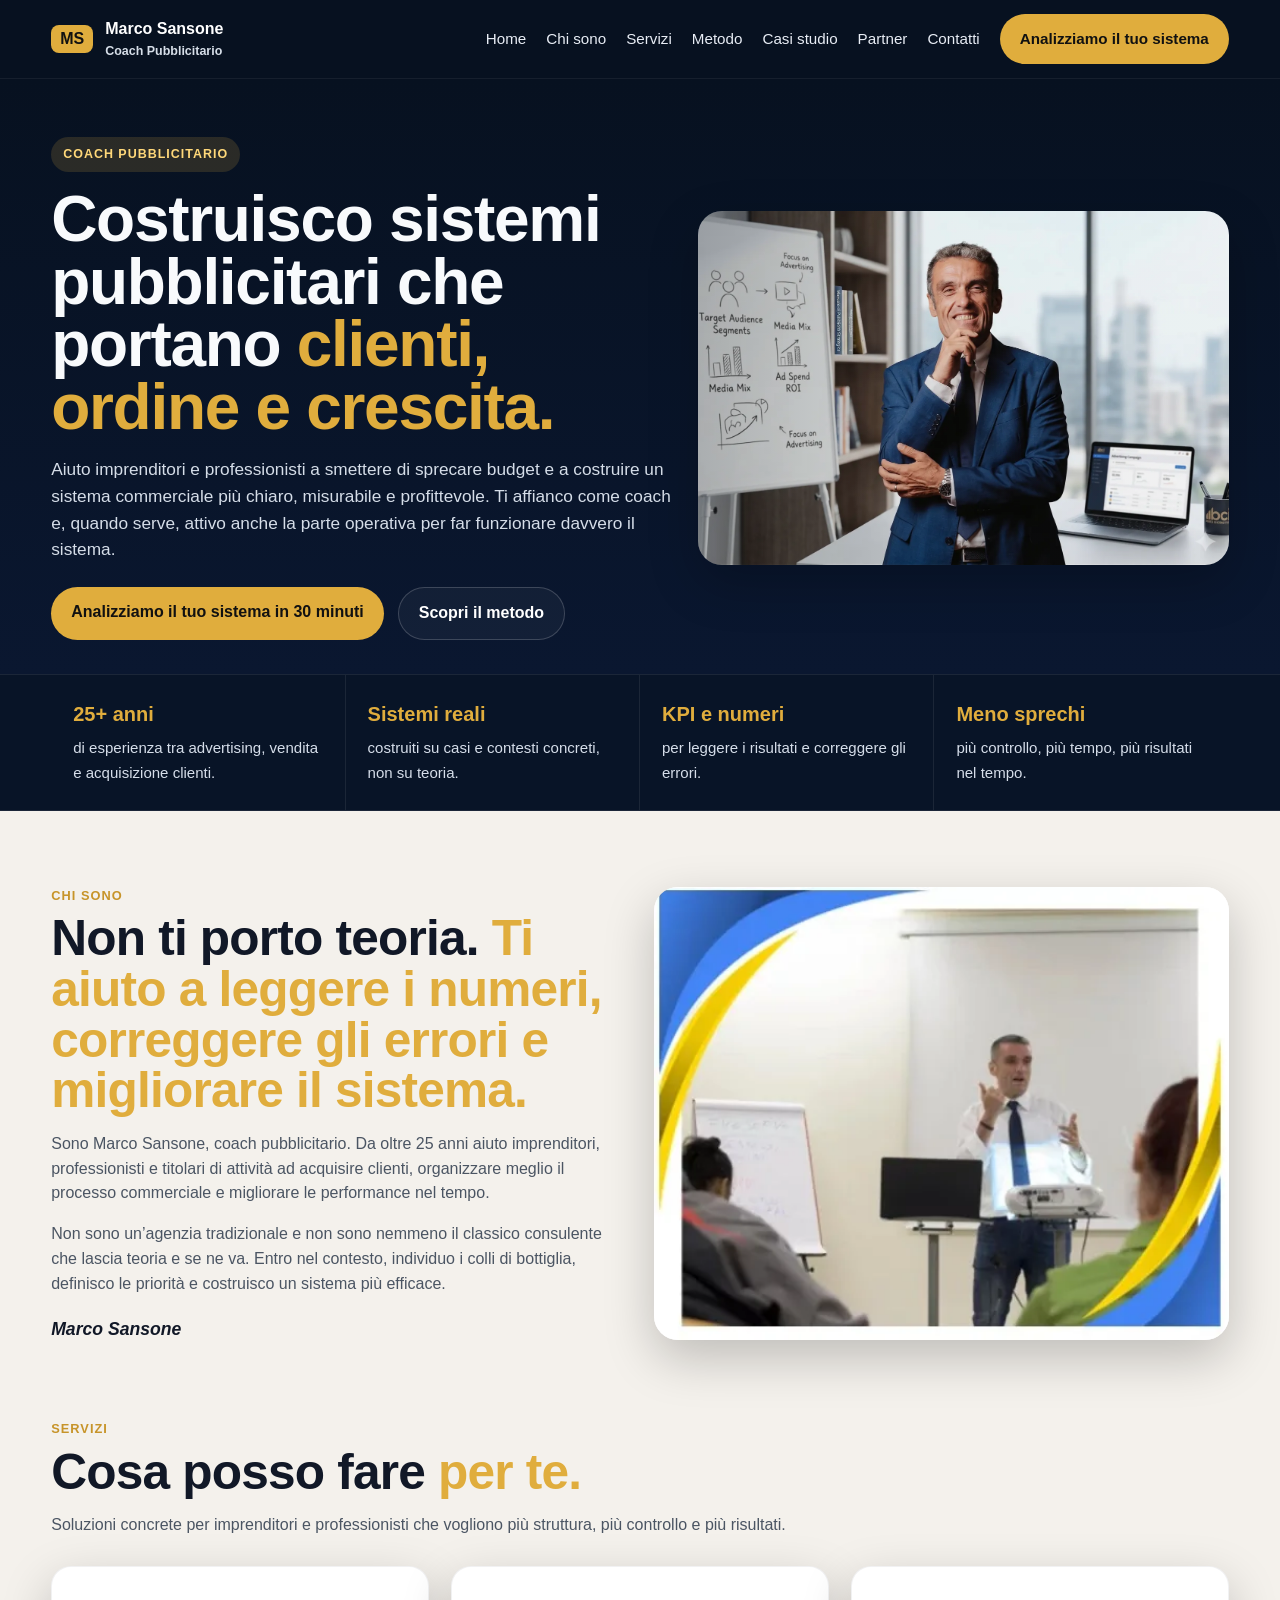
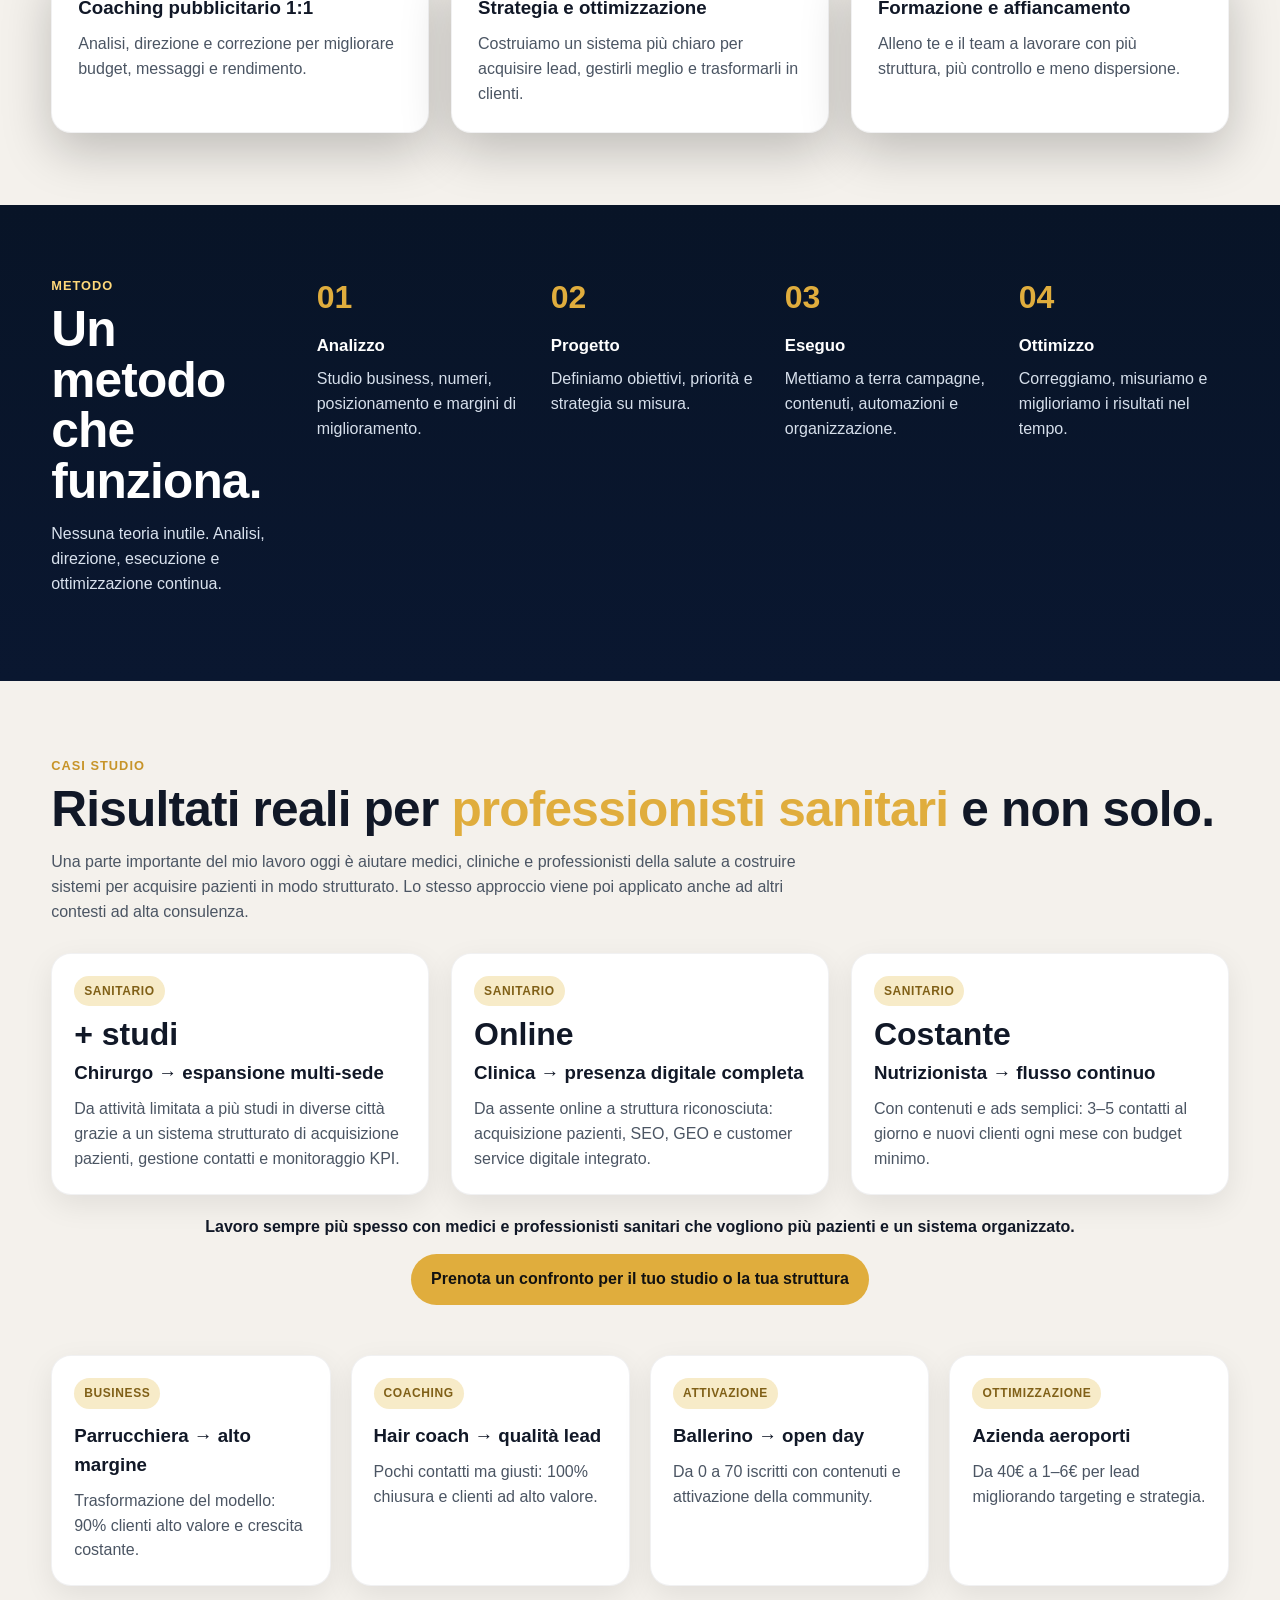
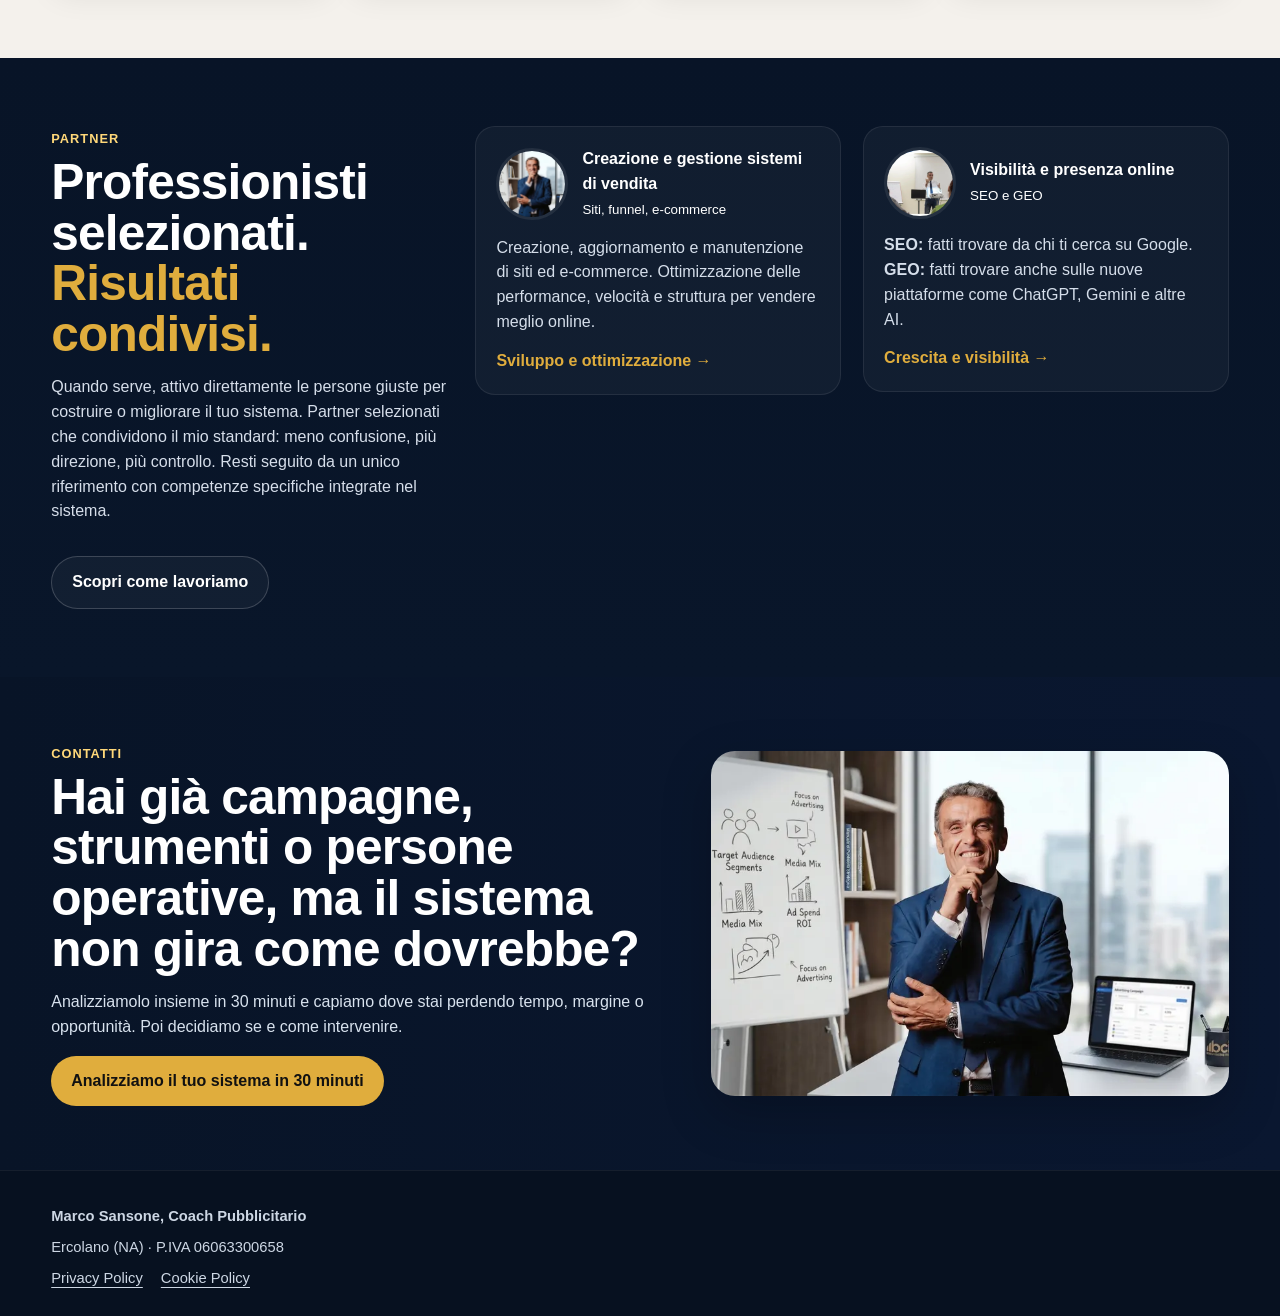
<file: index.html>
<!DOCTYPE html>
<html lang="it">
<head>
  <meta charset="UTF-8" />
  <meta name="viewport" content="width=device-width, initial-scale=1.0" />
  <title>Marco Sansone | Coach Pubblicitario</title>
  <meta name="description" content="Costruisco sistemi pubblicitari che portano clienti, ordine e crescita." />
  <link rel="stylesheet" href="styles.css" />
  <link rel="icon" href="favicon.svg" type="image/svg+xml" />
  <link rel="icon" href="favicon.ico" sizes="any" />
  <link rel="icon" href="favicon-32.png" type="image/png" sizes="32x32" />
  <link rel="apple-touch-icon" href="apple-touch-icon.png" sizes="180x180" />
  <meta name="theme-color" content="#071120" />
  <link rel="canonical" href="https://www.marcosansone.com/" />
  <meta property="og:title" content="Marco Sansone | Coach Pubblicitario" />
  <meta property="og:description" content="Costruisco sistemi pubblicitari che portano clienti, ordine e crescita." />
  <meta property="og:type" content="website" />
  <meta property="og:url" content="https://www.marcosansone.com/" />
  <meta property="og:image" content="https://www.marcosansone.com/og-image.jpg" />
  <meta property="og:image:width" content="1200" />
  <meta property="og:image:height" content="630" />
  <meta property="og:image:alt" content="Marco Sansone, Coach Pubblicitario" />
  <meta property="og:locale" content="it_IT" />
  <meta name="twitter:card" content="summary_large_image" />
  <meta name="twitter:title" content="Marco Sansone | Coach Pubblicitario" />
  <meta name="twitter:description" content="Costruisco sistemi pubblicitari che portano clienti, ordine e crescita." />
  <meta name="twitter:image" content="https://www.marcosansone.com/og-image.jpg" />
  <meta name="twitter:image:alt" content="Marco Sansone, Coach Pubblicitario" />
  <script type="application/ld+json">{
  "@context": "https://schema.org",
  "@graph": [
    {
      "@type": "Person",
      "@id": "https://www.marcosansone.com/#marco-sansone",
      "name": "Marco Sansone",
      "jobTitle": "Coach Pubblicitario",
      "url": "https://www.marcosansone.com/",
      "image": "https://www.marcosansone.com/hero-v1.webp",
      "vatID": "IT06063300658",
      "address": {
        "@type": "PostalAddress",
        "addressLocality": "Ercolano",
        "addressRegion": "NA",
        "addressCountry": "IT"
      },
      "sameAs": [
        "https://www.facebook.com/marco.sansone.x",
        "https://www.instagram.com/coach_pubblicitario/",
        "https://www.tiktok.com/@marcosansone90"
      ],
      "knowsAbout": [
        "pubblicità online",
        "lead generation",
        "KPI",
        "funnel di vendita"
      ]
    },
    {
      "@type": "ProfessionalService",
      "@id": "https://www.marcosansone.com/#attivita",
      "name": "Marco Sansone",
      "legalName": "Sansone Marco",
      "url": "https://www.marcosansone.com/",
      "image": "https://www.marcosansone.com/hero-v1.webp",
      "vatID": "IT06063300658",
      "address": {
        "@type": "PostalAddress",
        "addressLocality": "Ercolano",
        "addressRegion": "NA",
        "addressCountry": "IT"
      },
      "sameAs": [
        "https://www.facebook.com/marco.sansone.x",
        "https://www.instagram.com/coach_pubblicitario/",
        "https://www.tiktok.com/@marcosansone90"
      ],
      "founder": {
        "@id": "https://www.marcosansone.com/#marco-sansone"
      },
      "knowsAbout": [
        "pubblicità online",
        "lead generation",
        "KPI",
        "funnel di vendita"
      ]
    }
  ]
}</script>
</head>
<body>
  <header class="topbar">
      <div class="container nav">
        <a class="brand" href="#home" aria-label="Marco Sansone, home">
          <span class="brand-mark">MS</span>
          <div>
            Marco Sansone
            <small>Coach Pubblicitario</small>
          </div>
        </a>
        <nav class="nav-links" aria-label="Menu principale">
          <a href="#home">Home</a>
          <a href="#chi-sono">Chi sono</a>
          <a href="#servizi">Servizi</a>
          <a href="#metodo">Metodo</a>
          <a href="#casi-studio">Casi studio</a>
          <a href="#partner">Partner</a>
          <a href="#contatti">Contatti</a>
          <a href="https://calendar.app.google/18FPP7MGoMMRws576" target="_blank" rel="noopener" class="btn btn-primary">Analizziamo il tuo sistema</a>
        </nav>
      </div>
    </header>

  <main>
  <div class="site-shell">

    <section class="hero" id="home">
      <div class="container hero-panel">
        <div>
          <span class="eyebrow">Coach Pubblicitario</span>
          <h1>Costruisco sistemi pubblicitari che portano <span class="highlight">clienti, ordine e crescita.</span></h1>
          <p class="lead">
            Aiuto imprenditori e professionisti a smettere di sprecare budget e a costruire un sistema commerciale più chiaro, misurabile e profittevole. Ti affianco come coach e, quando serve, attivo anche la parte operativa per far funzionare davvero il sistema.
          </p>
          <div class="hero-actions">
            <a href="https://calendar.app.google/18FPP7MGoMMRws576" target="_blank" rel="noopener" class="btn btn-primary">Analizziamo il tuo sistema in 30 minuti</a>
            <a href="#metodo" class="btn btn-secondary">Scopri il metodo</a>
          </div>
        </div>
        <div class="hero-visual">
          <img src="hero-v1.webp" alt="Marco Sansone, coach pubblicitario" width="1400" height="933" fetchpriority="high" decoding="async" />
          <div class="hero-overlay"></div>
        </div>
      </div>
    </section>

    <section class="metrics">
      <div class="container metrics-grid">
        <div class="metric">
          <strong>25+ anni</strong>
          <span>di esperienza tra advertising, vendita e acquisizione clienti.</span>
        </div>
        <div class="metric">
          <strong>Sistemi reali</strong>
          <span>costruiti su casi e contesti concreti, non su teoria.</span>
        </div>
        <div class="metric">
          <strong>KPI e numeri</strong>
          <span>per leggere i risultati e correggere gli errori.</span>
        </div>
        <div class="metric">
          <strong>Meno sprechi</strong>
          <span>più controllo, più tempo, più risultati nel tempo.</span>
        </div>
      </div>
    </section>
  </div>

  <section class="light-section" id="chi-sono">
    <div class="container grid-2 who-wrap">
      <div>
        <span class="section-kicker">Chi sono</span>
        <h2>Non ti porto teoria. <span class="highlight">Ti aiuto a leggere i numeri, correggere gli errori e migliorare il sistema.</span></h2>
        <p class="section-sub">
          Sono Marco Sansone, coach pubblicitario. Da oltre 25 anni aiuto imprenditori, professionisti e titolari di attività ad acquisire clienti, organizzare meglio il processo commerciale e migliorare le performance nel tempo.
        </p>
        <p class="section-sub">
          Non sono un’agenzia tradizionale e non sono nemmeno il classico consulente che lascia teoria e se ne va. Entro nel contesto, individuo i colli di bottiglia, definisco le priorità e costruisco un sistema più efficace.
        </p>
        <div class="quote-sign">Marco Sansone</div>
      </div>
      <div class="image-card">
        <img src="formazione-v1.webp" alt="Marco Sansone durante una sessione di formazione" width="548" height="432" loading="lazy" decoding="async" />
      </div>
    </div>
  </section>

  <section class="light-section" id="servizi" style="padding-top: 0;">
    <div class="container">
      <div class="section-head">
        <span class="section-kicker">Servizi</span>
        <h2>Cosa posso fare <span class="highlight">per te.</span></h2>
        <p class="section-sub">Soluzioni concrete per imprenditori e professionisti che vogliono più struttura, più controllo e più risultati.</p>
      </div>
      <div class="grid-3">
        <div class="card card-light service-card">
          <h3>Coaching pubblicitario 1:1</h3>
          <p>Analisi, direzione e correzione per migliorare budget, messaggi e rendimento.</p>
        </div>
        <div class="card card-light service-card">
          <h3>Strategia e ottimizzazione</h3>
          <p>Costruiamo un sistema più chiaro per acquisire lead, gestirli meglio e trasformarli in clienti.</p>
        </div>
        <div class="card card-light service-card">
          <h3>Formazione e affiancamento</h3>
          <p>Alleno te e il team a lavorare con più struttura, più controllo e meno dispersione.</p>
        </div>
      </div>
    </div>
  </section>

  <section class="dark-section" id="metodo">
    <div class="container steps-row">
      <div>
        <span class="section-kicker" style="color:#ffd879;">Metodo</span>
        <h2>Un metodo che funziona.</h2>
        <p class="section-sub">Nessuna teoria inutile. Analisi, direzione, esecuzione e ottimizzazione continua.</p>
      </div>
      <div class="step-box">
        <span class="n">01</span>
        <h3>Analizzo</h3>
        <p>Studio business, numeri, posizionamento e margini di miglioramento.</p>
      </div>
      <div class="step-box">
        <span class="n">02</span>
        <h3>Progetto</h3>
        <p>Definiamo obiettivi, priorità e strategia su misura.</p>
      </div>
      <div class="step-box">
        <span class="n">03</span>
        <h3>Eseguo</h3>
        <p>Mettiamo a terra campagne, contenuti, automazioni e organizzazione.</p>
      </div>
      <div class="step-box">
        <span class="n">04</span>
        <h3>Ottimizzo</h3>
        <p>Correggiamo, misuriamo e miglioriamo i risultati nel tempo.</p>
      </div>
    </div>
  </section>

  <section class="light-section" id="casi-studio">
  <div class="container">

    <div class="section-head">
      <span class="section-kicker">Casi studio</span>
      <h2>Risultati reali per <span class="highlight">professionisti sanitari</span> e non solo.</h2>
      <p class="section-sub">
        Una parte importante del mio lavoro oggi è aiutare medici, cliniche e professionisti della salute a costruire sistemi per acquisire pazienti in modo strutturato. 
        Lo stesso approccio viene poi applicato anche ad altri contesti ad alta consulenza.
      </p>
    </div>

    <!-- BLOCCO MEDICAL (70%) -->
    <div class="grid-3" style="margin-bottom:20px;">

      <div class="study-card">
        <span class="tag">Sanitario</span>
        <div class="study-kpi">+ studi</div>
        <h3>Chirurgo → espansione multi-sede</h3>
        <p>
          Da attività limitata a più studi in diverse città grazie a un sistema strutturato di acquisizione pazienti, gestione contatti e monitoraggio KPI.
        </p>
      </div>

      <div class="study-card">
        <span class="tag">Sanitario</span>
        <div class="study-kpi">Online</div>
        <h3>Clinica → presenza digitale completa</h3>
        <p>
          Da assente online a struttura riconosciuta: acquisizione pazienti, SEO, GEO e customer service digitale integrato.
        </p>
      </div>

      <div class="study-card">
        <span class="tag">Sanitario</span>
        <div class="study-kpi">Costante</div>
        <h3>Nutrizionista → flusso continuo</h3>
        <p>
          Con contenuti e ads semplici: 3–5 contatti al giorno e nuovi clienti ogni mese con budget minimo.
        </p>
      </div>

    </div>

    <!-- CTA MEDICAL -->
    <div style="text-align:center; margin-bottom:50px;">
      <p style="margin-bottom:15px; font-weight:600;">
        Lavoro sempre più spesso con medici e professionisti sanitari che vogliono più pazienti e un sistema organizzato.
      </p>
      <a href="https://calendar.app.google/18FPP7MGoMMRws576" target="_blank" rel="noopener" class="btn btn-primary">Prenota un confronto per il tuo studio o la tua struttura</a>
    </div>

    <!-- BLOCCO TRASVERSALE (30%) -->
    <div class="grid-4">

      <div class="study-card">
        <span class="tag">Business</span>
        <h3>Parrucchiera → alto margine</h3>
        <p>Trasformazione del modello: 90% clienti alto valore e crescita costante.</p>
      </div>

      <div class="study-card">
        <span class="tag">Coaching</span>
        <h3>Hair coach → qualità lead</h3>
        <p>Pochi contatti ma giusti: 100% chiusura e clienti ad alto valore.</p>
      </div>

      <div class="study-card">
        <span class="tag">Attivazione</span>
        <h3>Ballerino → open day</h3>
        <p>Da 0 a 70 iscritti con contenuti e attivazione della community.</p>
      </div>

      <div class="study-card">
        <span class="tag">Ottimizzazione</span>
        <h3>Azienda aeroporti</h3>
        <p>Da 40€ a 1–6€ per lead migliorando targeting e strategia.</p>
      </div>

    </div>

  </div>
</section>

  <section class="partner-band" id="partner">
    <div class="container partner-layout">
      <div class="partner-intro">
        <span class="section-kicker" style="color:#ffd879;">Partner</span>
        <h2>Professionisti selezionati. <span class="highlight">Risultati condivisi.</span></h2>
        <p>Quando serve, attivo direttamente le persone giuste per costruire o migliorare il tuo sistema. Partner selezionati che condividono il mio standard: meno confusione, più direzione, più controllo. Resti seguito da un unico riferimento con competenze specifiche integrate nel sistema.</p>
        <a href="https://calendar.app.google/18FPP7MGoMMRws576" target="_blank" rel="noopener" class="btn btn-secondary" style="margin-top:16px;">Scopri come lavoriamo</a>
      </div>
      <div class="partner-card">
        <div class="partner-top">
          <img src="hero-card-v1.webp" alt="" width="800" height="533" loading="lazy" decoding="async" />
          <div>
            <strong>Creazione e gestione sistemi di vendita</strong><br>
            <small>Siti, funnel, e-commerce</small>
          </div>
        </div>
        <p>Creazione, aggiornamento e manutenzione di siti ed e-commerce. Ottimizzazione delle performance, velocità e struttura per vendere meglio online.</p>
        <span class="mini-link">Sviluppo e ottimizzazione →</span>
      </div>
      <div class="partner-card">
        <div class="partner-top">
          <img src="formazione-v1.webp" alt="" width="548" height="432" loading="lazy" decoding="async" />
          <div>
            <strong>Visibilità e presenza online</strong><br>
            <small>SEO e GEO</small>
          </div>
        </div>
        <p><strong>SEO:</strong> fatti trovare da chi ti cerca su Google.<br>
        <strong>GEO:</strong> fatti trovare anche sulle nuove piattaforme come ChatGPT, Gemini e altre AI.</p>
        <span class="mini-link">Crescita e visibilità →</span>
      </div>
    </div>
  </section>

  

  <section class="cta-section" id="contatti">
    <div class="container cta-box">
      <div>
        <span class="section-kicker" style="color:#ffd879;">Contatti</span>
        <h2>Hai già campagne, strumenti o persone operative, ma il sistema non gira come dovrebbe?</h2>
        <p class="section-sub" style="color:#d8e2ee;">
          Analizziamolo insieme in 30 minuti e capiamo dove stai perdendo tempo, margine o opportunità. Poi decidiamo se e come intervenire.
        </p>
        <a href="https://calendar.app.google/18FPP7MGoMMRws576" target="_blank" rel="noopener" class="btn btn-primary">Analizziamo il tuo sistema in 30 minuti</a>

      </div>
      <div class="cta-media">
        <img src="hero-card-v1.webp" alt="Marco Sansone per una consulenza sul sistema pubblicitario" width="800" height="533" loading="lazy" decoding="async" />
      </div>
    </div>
  </section>

  </main>
  <footer class="footer">
    <div class="container">
      <p><strong>Marco Sansone, Coach Pubblicitario</strong></p>
      <p>Ercolano (NA) · P.IVA 06063300658</p>
      <div class="footer-links"><a href="/privacy-policy" target="_blank" rel="noopener">Privacy Policy</a><a href="/cookie-policy" target="_blank" rel="noopener">Cookie Policy</a></div>
    </div>
  </footer>
  <!-- Cloudflare Web Analytics --><script defer src='https://static.cloudflareinsights.com/beacon.min.js' data-cf-beacon='{"token": "2d155eff285048578e38b31416769ad2"}'></script><!-- End Cloudflare Web Analytics -->
</body>
</html>
</file>
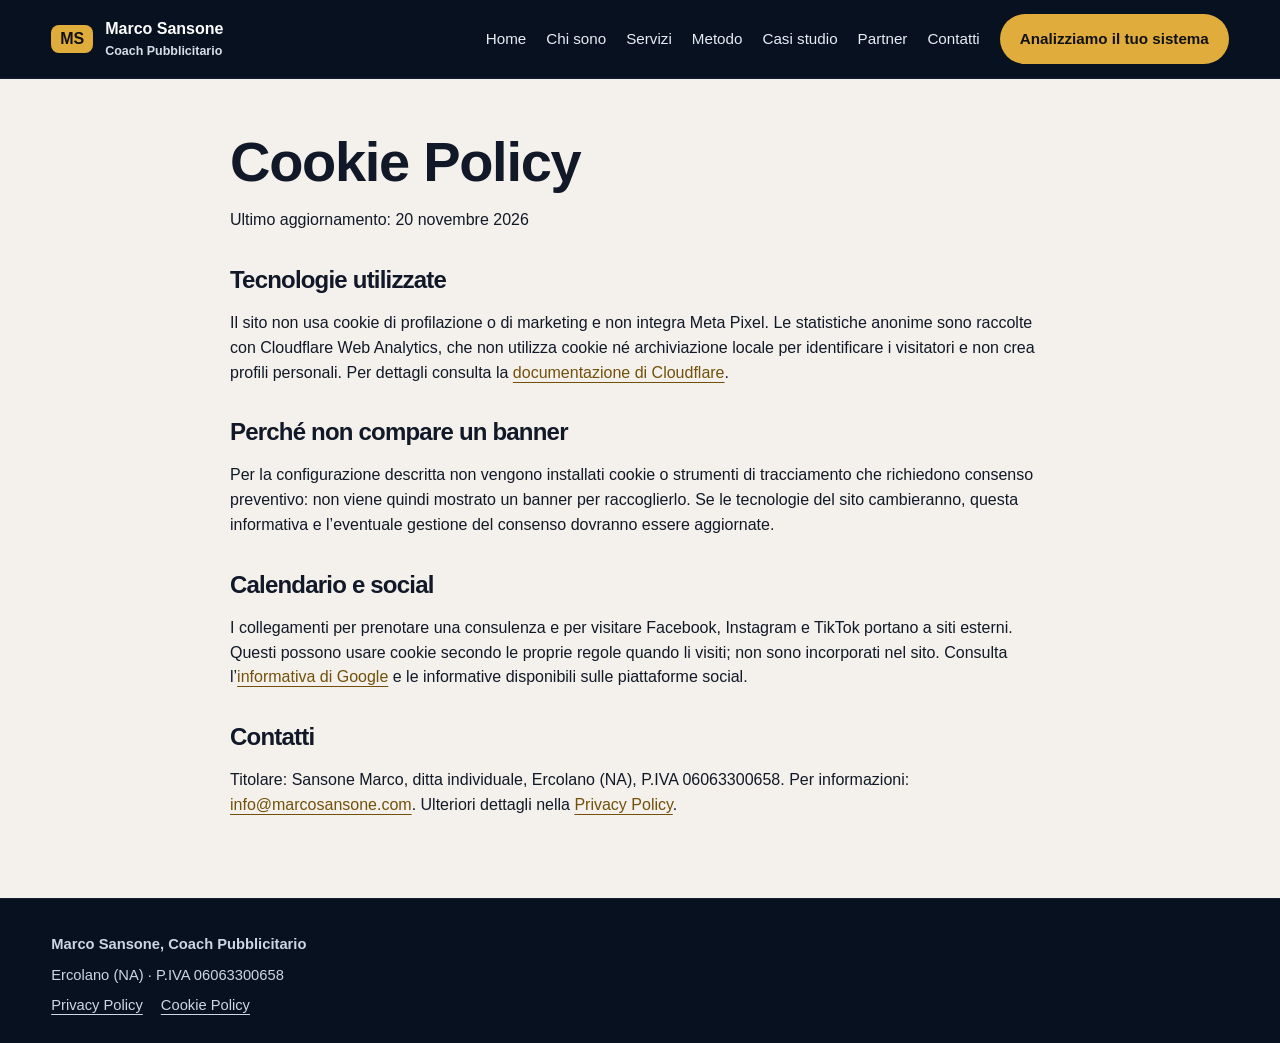
<file: cookie-policy.html>
<!DOCTYPE html>
<html lang="it">
<head>
<meta charset="UTF-8" />
<meta name="viewport" content="width=device-width, initial-scale=1.0" />
<title>Cookie Policy | Marco Sansone</title>
<meta name="description" content="Cookie Policy del sito di Marco Sansone, Coach Pubblicitario." />
<link rel="canonical" href="https://www.marcosansone.com/cookie-policy" />
  <link rel="icon" href="favicon.svg" type="image/svg+xml" />
  <link rel="icon" href="favicon.ico" sizes="any" />
  <link rel="icon" href="favicon-32.png" type="image/png" sizes="32x32" />
  <link rel="apple-touch-icon" href="apple-touch-icon.png" sizes="180x180" />
  <meta name="theme-color" content="#071120" />
<link rel="stylesheet" href="styles.css" />
</head>
<body>
<header class="topbar">
      <div class="container nav">
        <a class="brand" href="index.html#home" aria-label="Marco Sansone, home">
          <span class="brand-mark">MS</span>
          <div>
            Marco Sansone
            <small>Coach Pubblicitario</small>
          </div>
        </a>
        <nav class="nav-links" aria-label="Menu principale">
          <a href="index.html#home">Home</a>
          <a href="index.html#chi-sono">Chi sono</a>
          <a href="index.html#servizi">Servizi</a>
          <a href="index.html#metodo">Metodo</a>
          <a href="index.html#casi-studio">Casi studio</a>
          <a href="index.html#partner">Partner</a>
          <a href="index.html#contatti">Contatti</a>
          <a href="https://calendar.app.google/18FPP7MGoMMRws576" target="_blank" rel="noopener" class="btn btn-primary">Analizziamo il tuo sistema</a>
        </nav>
      </div>
    </header>
<main class="container legal-content"><h1>Cookie Policy</h1><p>Ultimo aggiornamento: 20 novembre 2026</p>
<h2>Tecnologie utilizzate</h2>
<p>Il sito non usa cookie di profilazione o di marketing e non integra Meta Pixel. Le statistiche anonime sono raccolte con Cloudflare Web Analytics, che non utilizza cookie né archiviazione locale per identificare i visitatori e non crea profili personali. Per dettagli consulta la <a href="https://developers.cloudflare.com/web-analytics/data-metrics/" target="_blank" rel="noopener">documentazione di Cloudflare</a>.</p>
<h2>Perché non compare un banner</h2>
<p>Per la configurazione descritta non vengono installati cookie o strumenti di tracciamento che richiedono consenso preventivo: non viene quindi mostrato un banner per raccoglierlo. Se le tecnologie del sito cambieranno, questa informativa e l’eventuale gestione del consenso dovranno essere aggiornate.</p>
<h2>Calendario e social</h2>
<p>I collegamenti per prenotare una consulenza e per visitare Facebook, Instagram e TikTok portano a siti esterni. Questi possono usare cookie secondo le proprie regole quando li visiti; non sono incorporati nel sito. Consulta l’<a href="https://policies.google.com/privacy?hl=it" target="_blank" rel="noopener">informativa di Google</a> e le informative disponibili sulle piattaforme social.</p>
<h2>Contatti</h2>
<p>Titolare: Sansone Marco, ditta individuale, Ercolano (NA), P.IVA 06063300658. Per informazioni: <a href="mailto:info@marcosansone.com">info@marcosansone.com</a>. Ulteriori dettagli nella <a href="/privacy-policy">Privacy Policy</a>.</p></main>
  <footer class="footer">
    <div class="container">
      <p><strong>Marco Sansone, Coach Pubblicitario</strong></p>
      <p>Ercolano (NA) · P.IVA 06063300658</p>
      <div class="footer-links"><a href="/privacy-policy" target="_blank" rel="noopener">Privacy Policy</a><a href="/cookie-policy" target="_blank" rel="noopener">Cookie Policy</a></div>
    </div>
  </footer>
  <!-- Cloudflare Web Analytics --><script defer src='https://static.cloudflareinsights.com/beacon.min.js' data-cf-beacon='{"token": "2d155eff285048578e38b31416769ad2"}'></script><!-- End Cloudflare Web Analytics -->
</body>
</html>
</file>
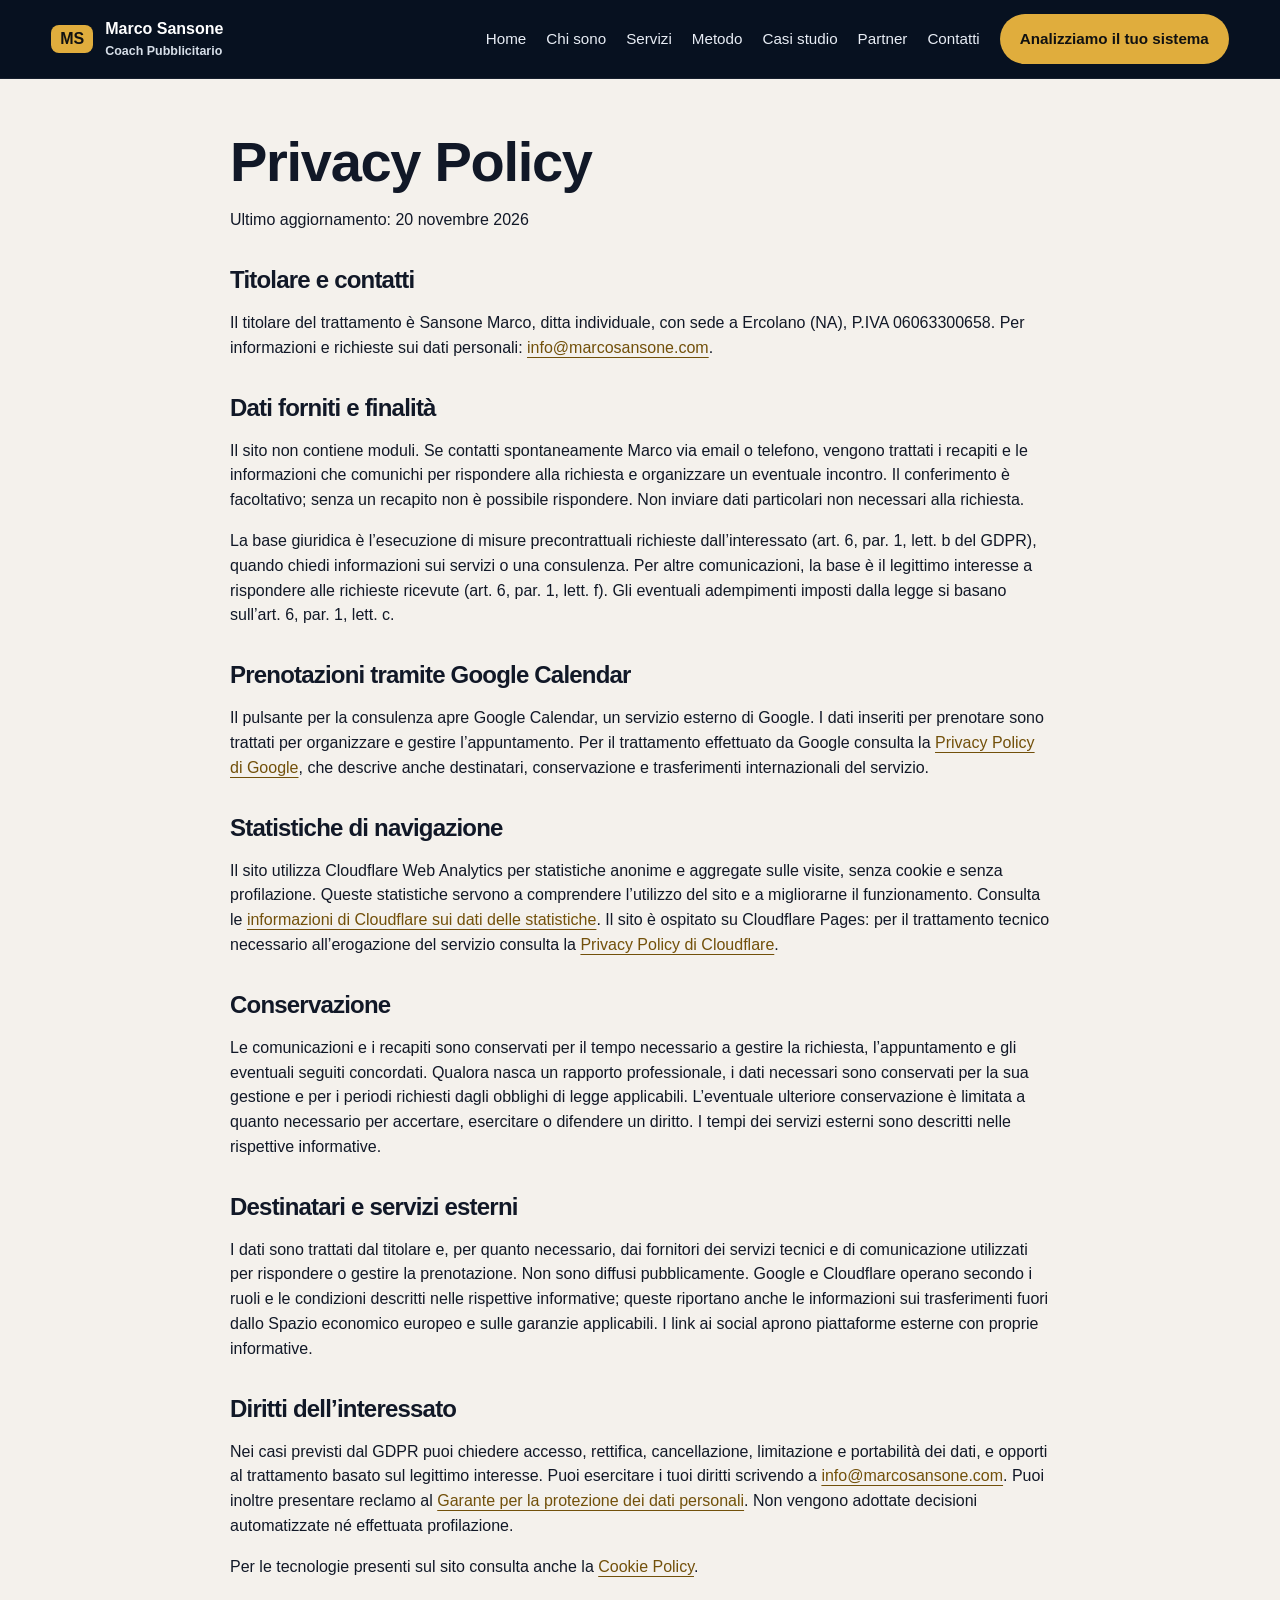
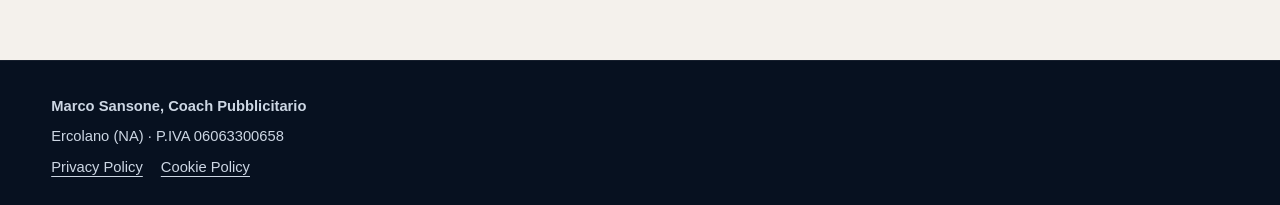
<file: privacy-policy.html>
<!DOCTYPE html>
<html lang="it">
<head>
<meta charset="UTF-8" />
<meta name="viewport" content="width=device-width, initial-scale=1.0" />
<title>Privacy Policy | Marco Sansone</title>
<meta name="description" content="Privacy Policy del sito di Marco Sansone, Coach Pubblicitario." />
<link rel="canonical" href="https://www.marcosansone.com/privacy-policy" />
  <link rel="icon" href="favicon.svg" type="image/svg+xml" />
  <link rel="icon" href="favicon.ico" sizes="any" />
  <link rel="icon" href="favicon-32.png" type="image/png" sizes="32x32" />
  <link rel="apple-touch-icon" href="apple-touch-icon.png" sizes="180x180" />
  <meta name="theme-color" content="#071120" />
<link rel="stylesheet" href="styles.css" />
</head>
<body>
<header class="topbar">
      <div class="container nav">
        <a class="brand" href="index.html#home" aria-label="Marco Sansone, home">
          <span class="brand-mark">MS</span>
          <div>
            Marco Sansone
            <small>Coach Pubblicitario</small>
          </div>
        </a>
        <nav class="nav-links" aria-label="Menu principale">
          <a href="index.html#home">Home</a>
          <a href="index.html#chi-sono">Chi sono</a>
          <a href="index.html#servizi">Servizi</a>
          <a href="index.html#metodo">Metodo</a>
          <a href="index.html#casi-studio">Casi studio</a>
          <a href="index.html#partner">Partner</a>
          <a href="index.html#contatti">Contatti</a>
          <a href="https://calendar.app.google/18FPP7MGoMMRws576" target="_blank" rel="noopener" class="btn btn-primary">Analizziamo il tuo sistema</a>
        </nav>
      </div>
    </header>
<main class="container legal-content"><h1>Privacy Policy</h1><p>Ultimo aggiornamento: 20 novembre 2026</p>
<h2>Titolare e contatti</h2>
<p>Il titolare del trattamento è Sansone Marco, ditta individuale, con sede a Ercolano (NA), P.IVA 06063300658. Per informazioni e richieste sui dati personali: <a href="mailto:info@marcosansone.com">info@marcosansone.com</a>.</p>
<h2>Dati forniti e finalità</h2>
<p>Il sito non contiene moduli. Se contatti spontaneamente Marco via email o telefono, vengono trattati i recapiti e le informazioni che comunichi per rispondere alla richiesta e organizzare un eventuale incontro. Il conferimento è facoltativo; senza un recapito non è possibile rispondere. Non inviare dati particolari non necessari alla richiesta.</p>
<p>La base giuridica è l’esecuzione di misure precontrattuali richieste dall’interessato (art. 6, par. 1, lett. b del GDPR), quando chiedi informazioni sui servizi o una consulenza. Per altre comunicazioni, la base è il legittimo interesse a rispondere alle richieste ricevute (art. 6, par. 1, lett. f). Gli eventuali adempimenti imposti dalla legge si basano sull’art. 6, par. 1, lett. c.</p>
<h2>Prenotazioni tramite Google Calendar</h2>
<p>Il pulsante per la consulenza apre Google Calendar, un servizio esterno di Google. I dati inseriti per prenotare sono trattati per organizzare e gestire l’appuntamento. Per il trattamento effettuato da Google consulta la <a href="https://policies.google.com/privacy?hl=it" target="_blank" rel="noopener">Privacy Policy di Google</a>, che descrive anche destinatari, conservazione e trasferimenti internazionali del servizio.</p>
<h2>Statistiche di navigazione</h2>
<p>Il sito utilizza Cloudflare Web Analytics per statistiche anonime e aggregate sulle visite, senza cookie e senza profilazione. Queste statistiche servono a comprendere l’utilizzo del sito e a migliorarne il funzionamento. Consulta le <a href="https://developers.cloudflare.com/web-analytics/data-metrics/" target="_blank" rel="noopener">informazioni di Cloudflare sui dati delle statistiche</a>. Il sito è ospitato su Cloudflare Pages: per il trattamento tecnico necessario all’erogazione del servizio consulta la <a href="https://www.cloudflare.com/privacypolicy/" target="_blank" rel="noopener">Privacy Policy di Cloudflare</a>.</p>
<h2>Conservazione</h2>
<p>Le comunicazioni e i recapiti sono conservati per il tempo necessario a gestire la richiesta, l’appuntamento e gli eventuali seguiti concordati. Qualora nasca un rapporto professionale, i dati necessari sono conservati per la sua gestione e per i periodi richiesti dagli obblighi di legge applicabili. L’eventuale ulteriore conservazione è limitata a quanto necessario per accertare, esercitare o difendere un diritto. I tempi dei servizi esterni sono descritti nelle rispettive informative.</p>
<h2>Destinatari e servizi esterni</h2>
<p>I dati sono trattati dal titolare e, per quanto necessario, dai fornitori dei servizi tecnici e di comunicazione utilizzati per rispondere o gestire la prenotazione. Non sono diffusi pubblicamente. Google e Cloudflare operano secondo i ruoli e le condizioni descritti nelle rispettive informative; queste riportano anche le informazioni sui trasferimenti fuori dallo Spazio economico europeo e sulle garanzie applicabili. I link ai social aprono piattaforme esterne con proprie informative.</p>
<h2>Diritti dell’interessato</h2>
<p>Nei casi previsti dal GDPR puoi chiedere accesso, rettifica, cancellazione, limitazione e portabilità dei dati, e opporti al trattamento basato sul legittimo interesse. Puoi esercitare i tuoi diritti scrivendo a <a href="mailto:info@marcosansone.com">info@marcosansone.com</a>. Puoi inoltre presentare reclamo al <a href="https://www.garanteprivacy.it/" target="_blank" rel="noopener">Garante per la protezione dei dati personali</a>. Non vengono adottate decisioni automatizzate né effettuata profilazione.</p>
<p>Per le tecnologie presenti sul sito consulta anche la <a href="/cookie-policy">Cookie Policy</a>.</p></main>
  <footer class="footer">
    <div class="container">
      <p><strong>Marco Sansone, Coach Pubblicitario</strong></p>
      <p>Ercolano (NA) · P.IVA 06063300658</p>
      <div class="footer-links"><a href="/privacy-policy" target="_blank" rel="noopener">Privacy Policy</a><a href="/cookie-policy" target="_blank" rel="noopener">Cookie Policy</a></div>
    </div>
  </footer>
  <!-- Cloudflare Web Analytics --><script defer src='https://static.cloudflareinsights.com/beacon.min.js' data-cf-beacon='{"token": "2d155eff285048578e38b31416769ad2"}'></script><!-- End Cloudflare Web Analytics -->
</body>
</html>
</file>
<file: styles.css>
:root {
      --bg: #071120;
      --bg-2: #0c1830;
      --card: #101d36;
      --card-soft: #f6f3ee;
      --text: #f8fafc;
      --muted: #cbd5e1;
      --dark: #0b1220;
      --gold: #e0ad3d;
      --gold-dark: #c79429;
      --line: rgba(255,255,255,0.08);
      --radius: 20px;
      --shadow: 0 18px 50px rgba(0,0,0,.22);
      --max: 1180px;
    }

    * { box-sizing: border-box; }
    html { scroll-behavior: smooth; }
    body {
      margin: 0;
      font-family: Arial, Helvetica, sans-serif;
      background: #f4f1ec;
      color: #111827;
      line-height: 1.55;
    }

    img { max-width: 100%; display: block; }
    a { color: inherit; text-decoration: none; }

    .container {
      width: min(92%, var(--max));
      margin: 0 auto;
    }

    .site-shell {
      background: var(--bg);
      color: var(--text);
    }

    .topbar {
      background: var(--bg);
      border-bottom: 1px solid rgba(255,255,255,.06);
      position: sticky;
      top: 0;
      z-index: 20;
    }

    .nav {
      display: flex;
      align-items: center;
      justify-content: space-between;
      gap: 24px;
      padding: 14px 0;
    }

    .brand {
      display: flex;
      align-items: center;
      gap: 12px;
      font-weight: 700;
      color: #fff;
    }

    .brand-mark {
      background: var(--gold);
      color: #111;
      padding: 6px 9px;
      border-radius: 8px;
      font-weight: 800;
      line-height: 1;
    }

    .brand small {
      display: block;
      color: #d6dee8;
      font-size: 0.78rem;
      font-weight: 600;
    }

    .nav-links {
      display: flex;
      align-items: center;
      gap: 20px;
      flex-wrap: wrap;
      color: #e8edf5;
      font-size: 0.95rem;
    }

    .nav-links a:hover { color: var(--gold); }

    .btn {
      display: inline-block;
      padding: 13px 20px;
      border-radius: 999px;
      font-weight: 700;
      transition: .2s ease;
    }

    .btn-primary {
      background: var(--gold);
      color: #111;
    }

    .btn-primary:hover { background: var(--gold-dark); }

    .btn-secondary {
      border: 1px solid rgba(255,255,255,.18);
      color: #fff;
      background: rgba(255,255,255,.04);
    }

    .hero {
      padding: 34px 0 0;
      background: linear-gradient(180deg, #071120 0%, #0a1730 100%);
    }

    .hero-panel {
      display: grid;
      grid-template-columns: 1.08fr 0.92fr;
      gap: 24px;
      align-items: center;
      padding: 24px 0 34px;
    }

    .eyebrow {
      display: inline-block;
      padding: 8px 12px;
      border-radius: 999px;
      background: rgba(224,173,61,.16);
      color: #ffd879;
      font-size: .78rem;
      font-weight: 800;
      text-transform: uppercase;
      letter-spacing: .08em;
      margin-bottom: 16px;
    }

    h1 {
      margin: 0 0 12px;
      font-size: clamp(2.5rem, 5vw, 4.5rem);
      line-height: .98;
      letter-spacing: -1.3px;
    }

    .highlight { color: var(--gold); }

    .lead {
      max-width: 680px;
      color: #d5dde8;
      font-size: 1.08rem;
      margin-bottom: 24px;
    }

    .hero-actions {
      display: flex;
      gap: 14px;
      flex-wrap: wrap;
    }

    .hero-visual {
      position: relative;
      min-height: 520px;
      border-radius: 24px;
      overflow: hidden;
      box-shadow: var(--shadow);
      background: #0f1b31;
    }

    .hero-visual img {
      width: 100%;
      height: 100%;
      object-fit: cover;
    }

    .hero-overlay {
      position: absolute;
      inset: 0;
      background: linear-gradient(90deg, rgba(5,12,24,.22) 0%, rgba(5,12,24,.06) 40%, rgba(5,12,24,.05) 100%);
    }

    .metrics {
      border-top: 1px solid rgba(255,255,255,.08);
      border-bottom: 1px solid rgba(255,255,255,.08);
      background: #081427;
    }

    .metrics-grid {
      display: grid;
      grid-template-columns: repeat(4, 1fr);
      gap: 0;
    }

    .metric {
      padding: 24px 22px;
      border-right: 1px solid rgba(255,255,255,.08);
    }

    .metric:last-child { border-right: 0; }

    .metric strong {
      display: block;
      color: var(--gold);
      font-size: 1.25rem;
      margin-bottom: 6px;
    }

    .metric span {
      color: #d6deea;
      font-size: .94rem;
    }

    .light-section {
      background: #f4f1ec;
      color: #111827;
      padding: 72px 0;
    }

    .dark-section {
      background: linear-gradient(180deg, #081427, #0a1730);
      color: #fff;
      padding: 68px 0;
    }

    .section-head {
      margin-bottom: 28px;
    }

    .section-kicker {
      color: var(--gold-dark);
      font-weight: 800;
      text-transform: uppercase;
      letter-spacing: .08em;
      font-size: .8rem;
      margin-bottom: 8px;
      display: inline-block;
    }

    h2 {
      margin: 0 0 10px;
      font-size: clamp(2rem, 4vw, 3.1rem);
      line-height: 1.02;
      letter-spacing: -.8px;
    }

    .section-sub {
      max-width: 780px;
      color: #4b5563;
    }

    .dark-section .section-sub { color: #d9e2ee; }

    .grid-2 { display: grid; grid-template-columns: 1fr 1fr; gap: 28px; }
    .grid-3 { display: grid; grid-template-columns: repeat(3,1fr); gap: 22px; }
    .grid-4 { display: grid; grid-template-columns: repeat(4,1fr); gap: 20px; }

    .card {
      border-radius: var(--radius);
      box-shadow: var(--shadow);
    }

    .card-light {
      background: #fff;
      padding: 26px;
      border: 1px solid rgba(17,24,39,.06);
    }

    .card-dark {
      background: rgba(255,255,255,.04);
      border: 1px solid rgba(255,255,255,.08);
      padding: 24px;
    }

    .who-wrap {
      align-items: center;
    }

    .quote-sign {
      margin-top: 20px;
      font-style: italic;
      font-weight: 700;
      font-size: 1.1rem;
    }

    .image-card {
      overflow: hidden;
      border-radius: 24px;
      box-shadow: var(--shadow);
      background: #fff;
    }

    .image-card img {
      width: 100%;
      height: 100%;
      object-fit: cover;
      min-height: 360px;
    }

    .service-card h3,
    .partner-card h3,
    .study-card h3,
    .blog-card h3 {
      margin-top: 0;
      margin-bottom: 10px;
    }

    .service-card p,
    .partner-card p,
    .study-card p,
    .blog-card p,
    .card-light p,
    .card-dark p {
      margin: 0;
      color: #4b5563;
    }

    .dark-section .card-dark p,
    .dark-section .partner-card p { color: #d5deea; }

    .steps-row {
      display: grid;
      grid-template-columns: 1.15fr repeat(4, 1fr);
      gap: 24px;
      align-items: start;
    }

    .step-box {
      color: #fff;
    }

    .step-box .n {
      color: var(--gold);
      font-size: 2rem;
      font-weight: 800;
      margin-bottom: 10px;
      display: block;
    }

    .step-box h3 {
      margin: 0 0 8px;
      font-size: 1.05rem;
    }

    .step-box p { color: #d6dfeb; margin: 0; }

    .case-grid {
      display: grid;
      grid-template-columns: 1.05fr 1fr 1fr 1fr;
      gap: 22px;
      align-items: stretch;
    }

    .case-main {
      padding: 4px 0;
    }

    .case-main p { color: #4b5563; max-width: 520px; }

    .study-card {
      background: #fff;
      padding: 22px;
      border-radius: 20px;
      border: 1px solid rgba(17,24,39,.06);
      box-shadow: 0 10px 30px rgba(0,0,0,.08);
    }

    .tag {
      display: inline-block;
      padding: 6px 10px;
      border-radius: 999px;
      background: #f7ebc8;
      color: #806017;
      font-size: .75rem;
      font-weight: 800;
      text-transform: uppercase;
      letter-spacing: .05em;
      margin-bottom: 12px;
    }

    .study-kpi {
      font-size: 2rem;
      font-weight: 800;
      line-height: 1;
      margin-bottom: 8px;
      color: #111827;
    }

    .partner-band {
      background: linear-gradient(180deg, #081427 0%, #09162a 100%);
      color: #fff;
      padding: 68px 0;
    }

    .partner-layout {
      display: grid;
      grid-template-columns: 1.1fr 1fr 1fr;
      gap: 22px;
      align-items: start;
    }

    .partner-intro p { color: #d6deea; }

    .partner-card {
      background: rgba(255,255,255,.04);
      border: 1px solid rgba(255,255,255,.08);
      border-radius: 20px;
      padding: 20px;
    }

    .partner-top {
      display: flex;
      align-items: center;
      gap: 14px;
      margin-bottom: 14px;
    }

    .partner-top img {
      width: 72px;
      height: 72px;
      object-fit: cover;
      border-radius: 50%;
      border: 3px solid rgba(255,255,255,.08);
    }

    .mini-link {
      display: inline-block;
      margin-top: 14px;
      color: var(--gold);
      font-weight: 700;
    }

    .blog-grid {
      display: grid;
      grid-template-columns: repeat(3, 1fr);
      gap: 22px;
    }

    .blog-card {
      background: #fff;
      border-radius: 20px;
      overflow: hidden;
      box-shadow: 0 10px 30px rgba(0,0,0,.08);
      border: 1px solid rgba(17,24,39,.06);
    }

    .blog-card img {
      width: 100%;
      height: 190px;
      object-fit: cover;
    }

    .blog-card .content {
      padding: 20px;
    }

    .cta-section {
      background: linear-gradient(90deg, #081427 0%, #0a1730 100%);
      color: #fff;
      padding: 64px 0;
    }

    .cta-box {
      display: grid;
      grid-template-columns: 1.1fr .9fr;
      gap: 26px;
      align-items: center;
    }

    .cta-media {
      border-radius: 24px;
      overflow: hidden;
      box-shadow: var(--shadow);
    }

    .cta-media img {
      width: 100%;
      height: 100%;
      object-fit: cover;
      min-height: 290px;
    }

    .footer {
      background: #071120;
      color: #cdd7e4;
      padding: 26px 0;
      font-size: .92rem;
      border-top: 1px solid rgba(255,255,255,.06);
    }

    @media (max-width: 1080px) {
      .hero-panel,
      .grid-2,
      .steps-row,
      .case-grid,
      .partner-layout,
      .cta-box,
      .grid-3,
      .blog-grid,
      .metrics-grid { grid-template-columns: 1fr; }

      .metric { border-right: 0; border-bottom: 1px solid rgba(255,255,255,.08); }
      .metric:last-child { border-bottom: 0; }
    }

    @media (max-width: 760px) {
      .nav { flex-direction: column; align-items: flex-start; }
      .nav-links { gap: 12px; }
      .hero { padding-top: 20px; }
      h1 { font-size: 2.4rem; }
      .hero-visual { min-height: 360px; }
    }

    img { height: auto; }
    section[id] { scroll-margin-top: 140px; }
    .footer a, .legal-content a { text-decoration:underline; text-underline-offset:4px; }
    .footer p { margin:8px 0; }
    .footer-links { display:flex; flex-wrap:wrap; gap:18px; }
    .legal-content { max-width:820px; padding-top:52px; padding-bottom:64px; overflow-wrap:anywhere; }
    .legal-content h1 { font-size:clamp(2.3rem,5vw,3.5rem); line-height:1.1; }
    .legal-content h2 { font-size:1.5rem; line-height:1.25; margin-top:32px; }
    .legal-content p { margin:16px 0; }
    .legal-content a { color:#72500a; }
    a:focus-visible { outline:3px solid var(--gold); outline-offset:5px; }
    @media (max-width:760px) {
      .nav-links { width:100%; }
      .nav-links .btn { font-size:.9rem; padding:11px 16px; }
      section[id] { scroll-margin-top:240px; }
      .hero-visual { min-height:0; }
      .hero-visual img { height:auto; }
      .partner-top { align-items:flex-start; }
      .partner-top > div { min-width:0; overflow-wrap:anywhere; }
      .footer { overflow-wrap:anywhere; }
    }
    @media (prefers-reduced-motion:reduce) { html { scroll-behavior:auto; } .btn { transition:none; } }
    .partner-band .partner-card p { color:#d5deea; }
    @media (max-width:1080px) {
      .grid-4 { grid-template-columns:1fr; }
    }
    .hero-visual { min-height:0; }
    .hero-visual img { height:auto; }
</file>
